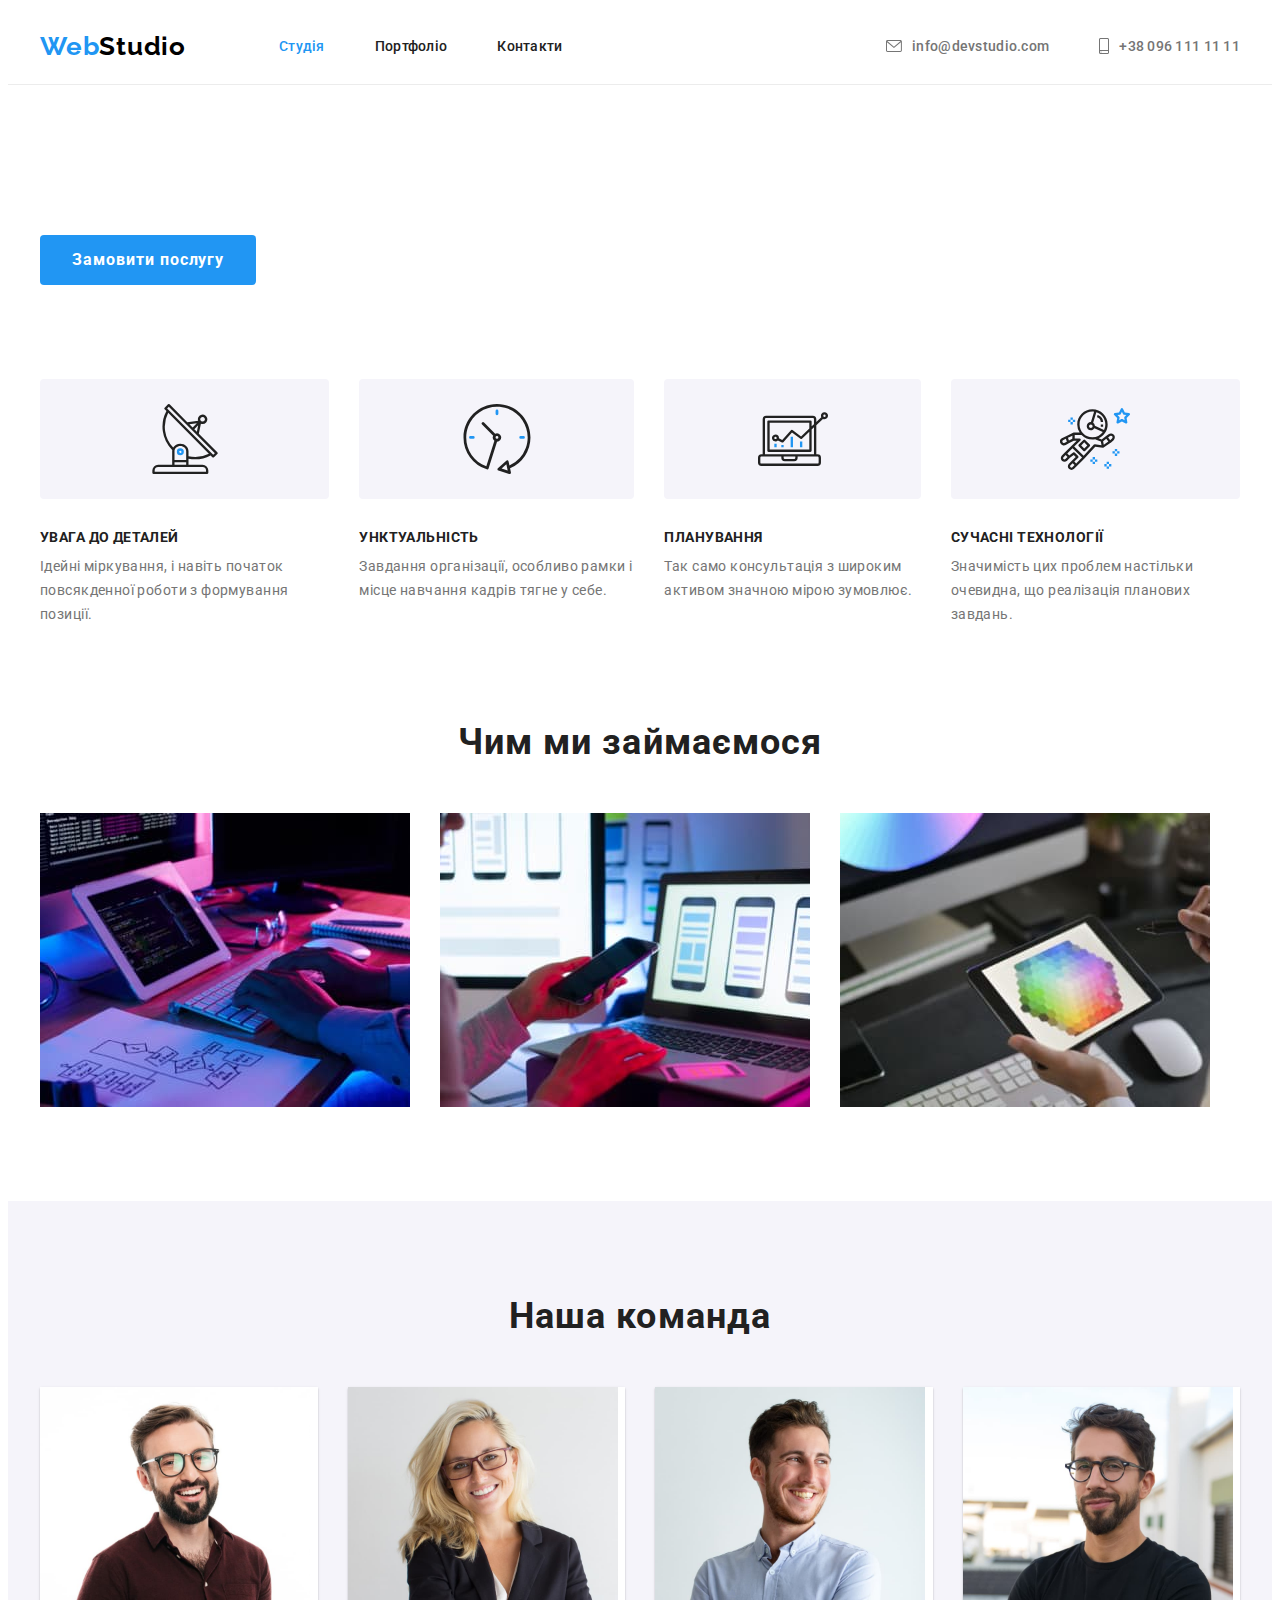
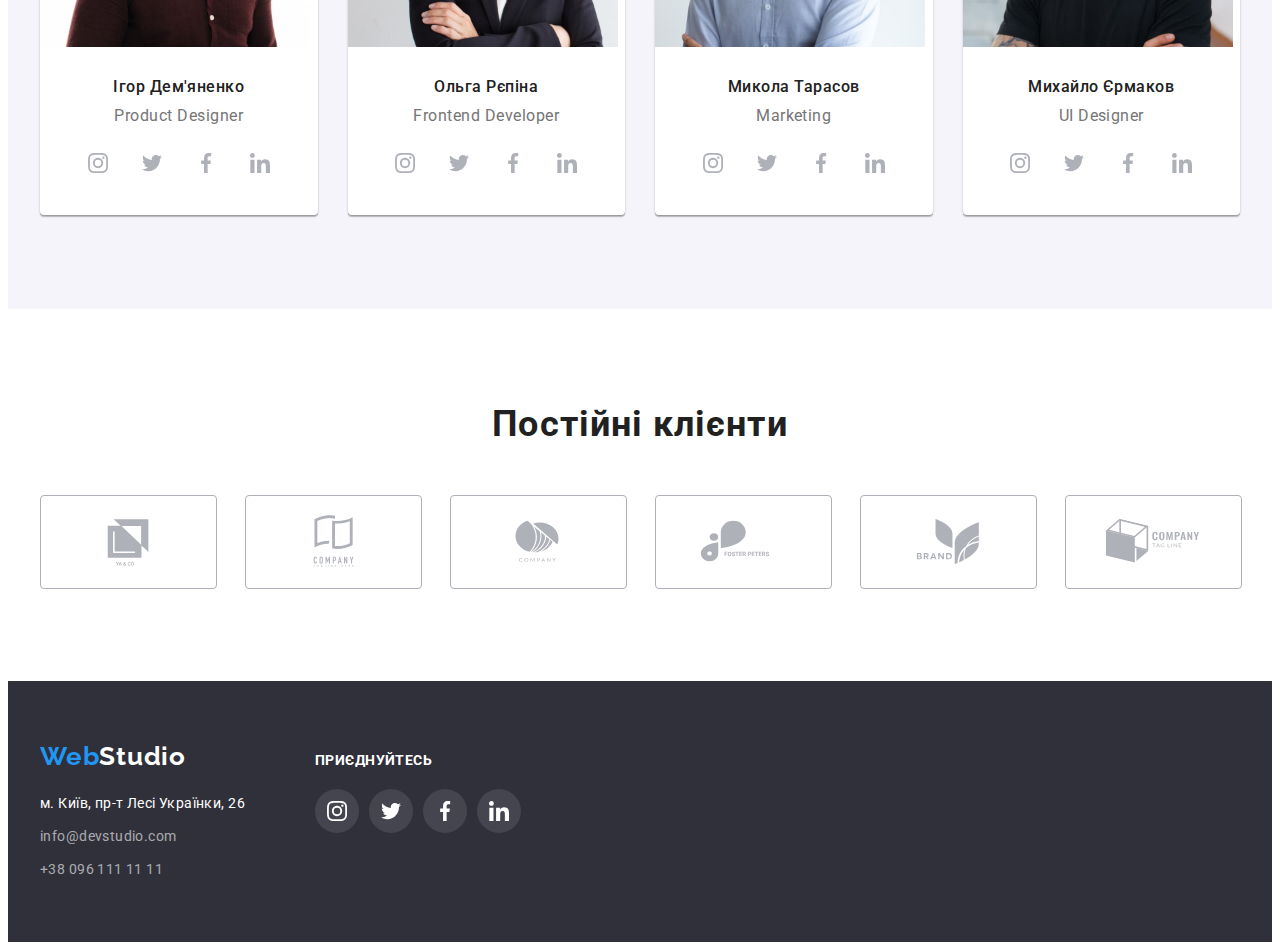
<file: index.html>
<!DOCTYPE html>
<html lang="uk">

<head>
    <meta charset="UTF-8">
    <meta http-equiv="X-UA-Compatible" content="IE=edge">
    <meta name="viewport" content="width=device-width, initial-scale=1.0">
    <title>Головна</title>
    <link rel="preconnect" href="https://fonts.googleapis.com">
    <link rel="preconnect" href="https://fonts.gstatic.com" crossorigin>
    <link
        href="https://fonts.googleapis.com/css2?family=Raleway:wght@700&family=Roboto:wght@400;500;700;900&display=swap"
        rel="stylesheet">
    <link rel="stylesheet" href="https://cdnjs.cloudflare.com/ajax/libs/modern-normalize/1.1.0/modern-normalize.min.css"
        integrity="sha512-wpPYUAdjBVSE4KJnH1VR1HeZfpl1ub8YT/NKx4PuQ5NmX2tKuGu6U/JRp5y+Y8XG2tV+wKQpNHVUX03MfMFn9Q=="
        crossorigin="anonymous" referrerpolicy="no-referrer" /> 
    <link rel="stylesheet" href="./css/styles.css">
</head>

<body>
<!----------Header------------>
    <header class="header">
<div class="container header-container">
        <a href="#" class="logo"><span class="logo-blue">Web</span><span class="logo-black">Studio</span></a>
    <div class="nav">
        <nav>

            <ul class="header-nav">
                <li class="item"><a class="header-nav-link-current" href="#">Студія</a></li>
                <li class="item"><a class="header-nav-link" href="./portfolio.html">Портфоліо</a></li>
                <li class="item"><a class="header-nav-link" href="#">Контакти</a></li>
            </ul>
        </nav>

        <ul class="contacts">
            <li class="item"><a class="mail" href="mailto:info@devstudio.com">
                <svg class="contact-icon" width="16" height="12">
                    <use href="./images/icons.svg#icon-envelope"></use>
                </svg>
                info@devstudio.com</a></li>
            <li class="item"><a class="tel" href="tel:+380961111111">
                <svg class="contact-icon" width="10" height="16">
                    <use href="./images/icons.svg#icon-smartphone"></use>
                </svg>
                +38 096 111 11 11</a>
            </li>
        </ul>
    </div>
</div>

    </header>

    <main>
        <!--hero-->
        <section class="hero">
            <div class="container">
            
                <h1 class="hero-title">Ефективні рішення для вашого бізнесу</h1>
                <button type="button" class="hero-btn">Замовити послугу</button>
            
        </div>
        </section>
        <!--advantages-->
        <section class="advantages section">
            <div class="container">
            <h2 class="visually-hidden">Наші переваги</h2>
            <ul class="advantages-list">
                <li class="item">
                    <div class="advantages-icon">
                        <svg width="70" height="70">
                            <use href="./images/icons.svg#icon-antenna-1"></use>
                        </svg>
                    </div>
                    <h3 class="advan">УВАГА ДО ДЕТАЛЕЙ</h3>
                    <p class="advan-text">Ідейні міркування, і навіть початок повсякденної роботи з формування позиції.
                    </p>
                </li>

                <li class="item">
                    <div class="advantages-icon">
                        <svg width="70" height="70">
                            <use href="./images/icons.svg#icon-clock-1"></use>
                        </svg>
                    </div>
                    <h3 class="advan">УНКТУАЛЬНІСТЬ</h3>
                    <p class="advan-text">Завдання організації, особливо рамки і місце навчання кадрів тягне у себе.</p>
                </li>
                <li class="item">
                    <div class="advantages-icon">
                        <svg width="70" height="70">
                            <use href="./images/icons.svg#icon-diagram-1"></use>
                        </svg>
                    </div>
                    <h3 class="advan">ПЛАНУВАННЯ</h3>
                    <p class="advan-text">Так само консультація з широким активом значною мірою зумовлює.</p>
                </li>
                <li class="item">
                     <div class="advantages-icon">
                        <svg width="70" height="70">
                            <use href="./images/icons.svg#icon-astronaut-1"></use>
                        </svg>
                    </div>
                    <h3 class="advan">СУЧАСНІ ТЕХНОЛОГІЇ</h3>
                    <p class="advan-text">Значимість цих проблем настільки очевидна, що реалізація планових завдань.</p>
                </li>
            </ul>
            </div>
        </section>
        <!--performance-list-->
        <section class="performance section">
            <div class="container performance">
            <h2 class="section-header">Чим ми займаємося</h2>
            <ul class="performance-list">
                <li class="item"><img src="./images/service1.jpg" width="370" height="294" alt="photo1"></li>
                <li class="item"><img src="./images/service2.jpg" width="370" height="294" alt="photo2"></li>
                <li class="item"><img src="./images/service3.jpg" width="370" height="294" alt="photo3"></li>
            </ul>
            </div>
        </section>
        <!--team-->
        <section class="team section">
            <div class="container">
            <h2 class="section-header">Наша команда</h2>
            <ul class="team-list">
                <li class="item">
                    <img src="./images/Igor-demyanenko.jpg" width="270" height="260" alt="Ігор Дем'яненко">
                    <div class="item-info">
                    <h3 class="team-header">Ігор Дем'яненко</h3>
                    <p lang="en" class="position">Product Designer</p>
                    <ul class="team-soc-list">
                        <li class="team-soc-item">
                            <a class="team-soc-link" href="#" target="_blank" rel="noopener noreferrer">
                                <svg class="team-soc-icon" width="20" height="20">
                                    <use href="./images/icons.svg#icon-instagram-2-1"></use>
                                </svg>
                            </a>
                        </li>
                        <li class="team-soc-item">
                            <a class="team-soc-link" href="#" target="_blank" rel="noopener noreferrer">
                                <svg class="team-soc-icon" width="20" height="20">
                                    <use href="./images/icons.svg#icon-twitter-1"></use>
                                </svg>
                            </a>
                        </li>
                        <li class="team-soc-item">
                            <a class="team-soc-link" href="#" target="_blank" rel="noopener noreferrer">
                                <svg class="team-soc-icon" width="20" height="20">
                                    <use href="./images/icons.svg#icon-facebook-1"></use>
                                </svg>
                            </a>
                        </li>
                        <li class="team-soc-item">
                            <a class="team-soc-link" href="#" target="_blank" rel="noopener noreferrer">
                                <svg class="team-soc-icon" width="20" height="20">
                                    <use href="./images/icons.svg#icon-linkedin-1"></use>
                                </svg>
                            </a>
                        </li>
                    </ul>
                    </div>
                </li>
                <li class="item">
                    <img src="./images/Olga-repina.jpg" width="270" height="260" alt="Ольга Рєпіна">
                    <div class="item-info">
                    <h3 class="team-header">Ольга Рєпіна</h3>
                    <p lang="en" class="position">Frontend Developer</p>
                    <ul class="team-soc-list">
                        <li class="team-soc-item">
                            <a class="team-soc-link" href="#" target="_blank" rel="noopener noreferrer">
                                <svg class="team-soc-icon" width="20" height="20">
                                    <use href="./images/icons.svg#icon-instagram-2-1"></use>
                                </svg>
                            </a>
                        </li>
                        <li class="team-soc-item">
                            <a class="team-soc-link" href="#" target="_blank" rel="noopener noreferrer">
                                <svg class="team-soc-icon" width="20" height="20">
                                    <use href="./images/icons.svg#icon-twitter-1"></use>
                                </svg>
                            </a>
                        </li>
                        <li class="team-soc-item">
                            <a class="team-soc-link" href="#" target="_blank" rel="noopener noreferrer">
                                <svg class="team-soc-icon" width="20" height="20">
                                    <use href="./images/icons.svg#icon-facebook-1"></use>
                                </svg>
                            </a>
                        </li>
                        <li class="team-soc-item">
                            <a class="team-soc-link" href="#" target="_blank" rel="noopener noreferrer">
                                <svg class="team-soc-icon" width="20" height="20">
                                    <use href="./images/icons.svg#icon-linkedin-1"></use>
                                </svg>
                            </a>
                        </li>
                    </ul>
                    </div>
                </li>
                <li class="item">
                    <img src="./images/Mykola-tarasov.jpg" width="270" height="260" alt="Микола Тарасов">
                    <div class="item-info">
                    <h3 class="team-header">Микола Тарасов</h3>
                    <p lang="en" class="position">Marketing</p>
                                        <ul class="team-soc-list">
                        <li class="team-soc-item">
                            <a class="team-soc-link" href="#" target="_blank" rel="noopener noreferrer">
                                <svg class="team-soc-icon" width="20" height="20">
                                    <use href="./images/icons.svg#icon-instagram-2-1"></use>
                                </svg>
                            </a>
                        </li>
                        <li class="team-soc-item">
                            <a class="team-soc-link" href="#" target="_blank" rel="noopener noreferrer">
                                <svg class="team-soc-icon" width="20" height="20">
                                    <use href="./images/icons.svg#icon-twitter-1"></use>
                                </svg>
                            </a>
                        </li>
                        <li class="team-soc-item">
                            <a class="team-soc-link" href="#" target="_blank" rel="noopener noreferrer">
                                <svg class="team-soc-icon" width="20" height="20">
                                    <use href="./images/icons.svg#icon-facebook-1"></use>
                                </svg>
                            </a>
                        </li>
                        <li class="team-soc-item">
                            <a class="team-soc-link" href="#" target="_blank" rel="noopener noreferrer">
                                <svg class="team-soc-icon" width="20" height="20">
                                    <use href="./images/icons.svg#icon-linkedin-1"></use>
                                </svg>
                            </a>
                        </li>
                    </ul>
                    </div>
                </li>
                <li class="item">
                    <img src="./images/Mykhailo-yermakov.jpg" width="270" height="260" alt="Михайло Єрмаков">
                    <div class="item-info">
                    <h3 class="team-header">Михайло Єрмаков</h3>
                    <p lang="en" class="position">UI Designer</p>
                                        <ul class="team-soc-list">
                        <li class="team-soc-item">
                            <a class="team-soc-link" href="#" target="_blank" rel="noopener noreferrer">
                                <svg class="team-soc-icon" width="20" height="20">
                                    <use href="./images/icons.svg#icon-instagram-2-1"></use>
                                </svg>
                            </a>
                        </li>
                        <li class="team-soc-item">
                            <a class="team-soc-link" href="#" target="_blank" rel="noopener noreferrer">
                                <svg class="team-soc-icon" width="20" height="20">
                                    <use href="./images/icons.svg#icon-twitter-1"></use>
                                </svg>
                            </a>
                        </li>
                        <li class="team-soc-item">
                            <a class="team-soc-link" href="#" target="_blank" rel="noopener noreferrer">
                                <svg class="team-soc-icon" width="20" height="20">
                                    <use href="./images/icons.svg#icon-facebook-1"></use>
                                </svg>
                            </a>
                        </li>
                        <li class="team-soc-item">
                            <a class="team-soc-link" href="#" target="_blank" rel="noopener noreferrer">
                                <svg class="team-soc-icon" width="20" height="20">
                                    <use href="./images/icons.svg#icon-linkedin-1"></use>
                                </svg>
                            </a>
                        </li>
                    </ul>
                    </div>
                </li>
            </ul>
            </div>
        </section>
        <!---------Our clients----------->
        <section class="section">
            <div class="container">
                <h2 class="section-header">Постійні клієнти</h2>
                <ul class="clients-list">
                    <li class="clients-item">
                        <a class="clients-link" href="#" target="_blank" rel="noopener noreferrer">
                            <svg class="clients-icon" width="106" height="60">
                                <use href="./images/icons.svg#icon-Logo-1"></use>
                            </svg>
                        </a>
                    </li>
                    <li class="clients-item">
                        <a class="clients-link" href="#" target="_blank" rel="noopener noreferrer">
                            <svg class="clients-icon" width="106" height="60">
                                <use href="./images/icons.svg#icon-Logo-2"></use>
                            </svg>
                        </a>
                    </li>
                    <li class="clients-item">
                        <a class="clients-link" href="#" target="_blank" rel="noopener noreferrer">
                            <svg class="clients-icon" width="106" height="60">
                                <use href="./images/icons.svg#icon-Logo-3"></use>
                            </svg>
                        </a>
                    </li>
                    <li class="clients-item">
                        <a class="clients-link" href="#" target="_blank" rel="noopener noreferrer">
                            <svg class="clients-icon" width="106" height="60">
                                <use href="./images/icons.svg#icon-Logo-4"></use>
                            </svg>
                        </a>
                    </li>
                    <li class="clients-item">
                        <a class="clients-link" href="#" target="_blank" rel="noopener noreferrer">
                            <svg class="clients-icon" width="106" height="60">
                                <use href="./images/icons.svg#icon-Logo-5"></use>
                            </svg>
                        </a>
                    </li>
                    <li class="clients-item">
                        <a class="clients-link" href="#" target="_blank" rel="noopener noreferrer">
                            <svg class="clients-icon" width="106" height="60">
                                <use href="./images/icons.svg#icon-Logo-6"></use>
                            </svg>
                        </a>
                    </li>
                </ul>
            </div>
        </section>
    </main>
    <!---------------footer----------->
    <footer class="footer">
        <div class="container container-footer">
        <div> 
        <a href="#" class="logo-footer"><span class="logo-blue-footer">Web</span><span
                class="logo-wight-footer">Studio</span></a>
        <address>
            <ul class="address">
                <li class="item">
                    <a class="address-location" href="https://goo.gl/maps/wGd2Fuz9K7xM8TBw6" target="_blank"
                        rel="noopener noreferrer">м. Київ, пр-т Лесі Українки, 26</a>
                </li>
                <li class="item"><a class="address-mail" href="mailto:info@devstudio.com">info@devstudio.com</a></li>
                <li class="item"><a class="address-tel" href="tel:+380961111111">+38 096 111 11 11</a></li>
            </ul>
        </address>
        </div>
        <div class="contact-us-block">
            <span class="contact-us-text">приєднуйтесь</span>
            <ul class="contact-us-list">
                <li class="contact-us-item">
                    <a class="contact-us-link" href="#" target="_blank" rel="noopener noreferrer">
                        <svg class="contact-us-icon" width="20" height="20">
                            <use href="./images/icons.svg#icon-instagram-2-1"></use>
                        </svg>
                    </a>
                </li>
                <li class="contact-us-item">
                    <a class="contact-us-link" href="#" target="_blank" rel="noopener noreferrer">
                        <svg class="contact-us-icon" width="20" height="20">
                            <use href="./images/icons.svg#icon-twitter-1"></use>
                        </svg>
                    </a>
                </li>
                <li class="contact-us-item">
                    <a class="contact-us-link" href="#" target="_blank" rel="noopener noreferrer">
                        <svg class="contact-us-icon" width="20" height="20">
                            <use href="./images/icons.svg#icon-facebook-1"></use>
                        </svg>
                    </a>
                </li>
                <li class="contact-us-item">
                    <a class="contact-us-link" href="#" target="_blank" rel="noopener noreferrer">
                        <svg class="contact-us-icon" width="20" height="20">
                            <use href="./images/icons.svg#icon-linkedin-1"></use>
                        </svg>
                    </a>
                </li>
                </ul>
        </div>
        </div>
    </footer>
</body>

</html>
</file>
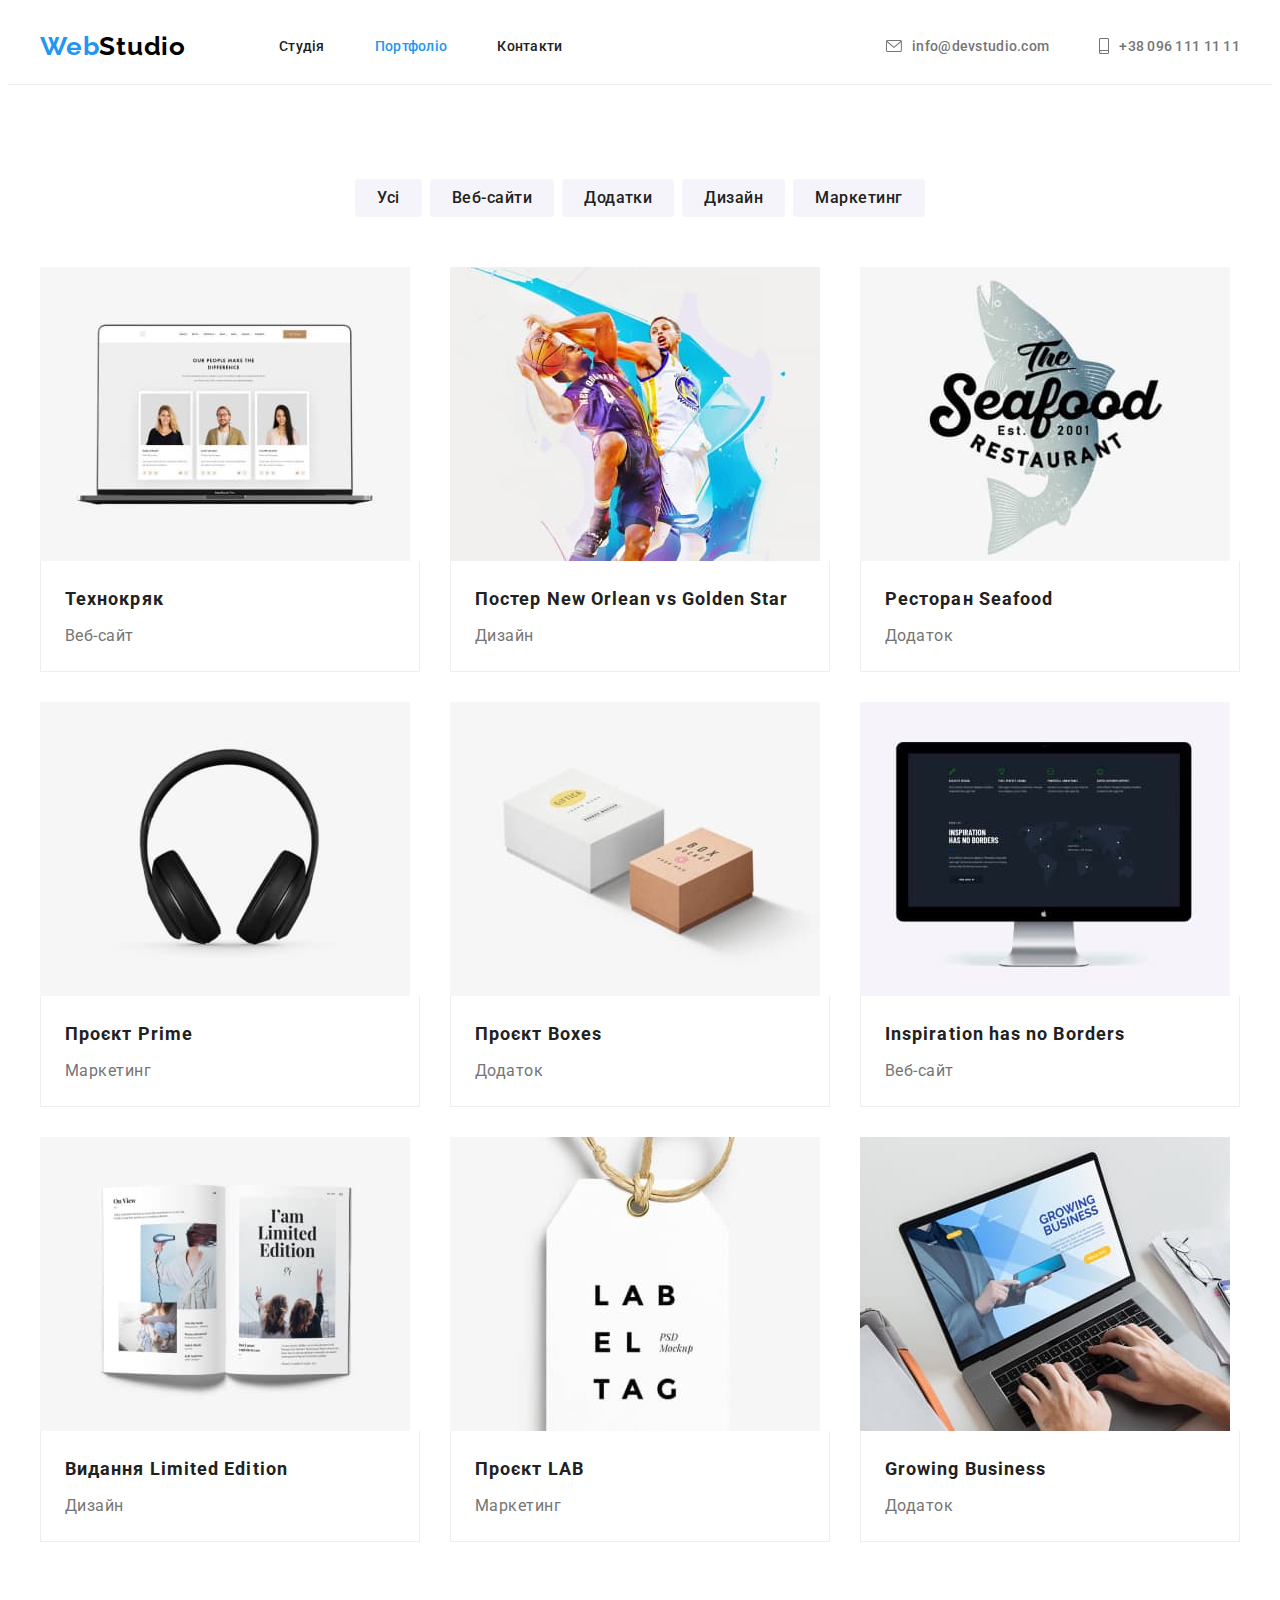
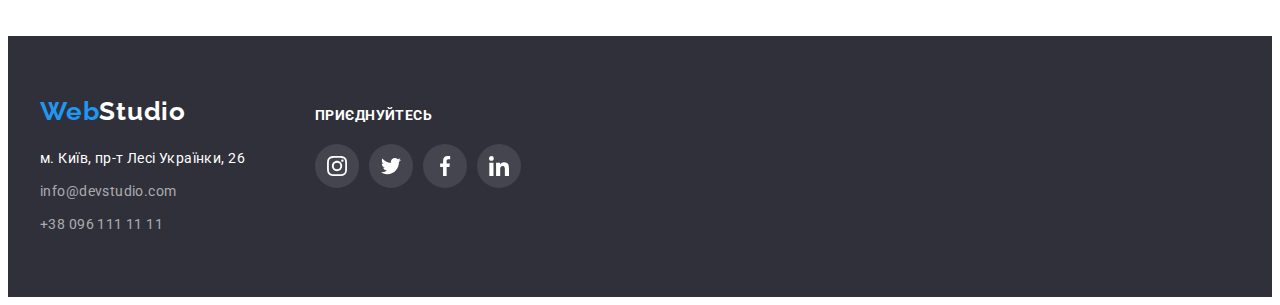
<file: portfolio.html>
<!DOCTYPE html>
<html lang="uk">
<head>
    <meta charset="UTF-8">
    <meta http-equiv="X-UA-Compatible" content="IE=edge">
    <meta name="viewport" content="width=device-width, initial-scale=1.0">
    <title>Портфоліо</title>
    <link rel="preconnect" href="https://fonts.googleapis.com">
    <link rel="preconnect" href="https://fonts.gstatic.com" crossorigin>
    <link href="https://fonts.googleapis.com/css2?family=Raleway:wght@700&family=Roboto:wght@400;500;700;900&display=swap"
        rel="stylesheet">
    <link rel="stylesheet" href="https://cdnjs.cloudflare.com/ajax/libs/modern-normalize/1.1.0/modern-normalize.min.css"
        integrity="sha512-wpPYUAdjBVSE4KJnH1VR1HeZfpl1ub8YT/NKx4PuQ5NmX2tKuGu6U/JRp5y+Y8XG2tV+wKQpNHVUX03MfMFn9Q=="
        crossorigin="anonymous" referrerpolicy="no-referrer" />
    <link rel="stylesheet" href="./css/styles.css">
</head>
<body>
<!----------Header------------>
<header class="header">
    <div class="container header-container">
        <a href="#" class="logo"><span class="logo-blue">Web</span><span class="logo-black">Studio</span></a>
        <div class="nav">
            <nav>

                <ul class="header-nav">
                    <li class="item"><a class="header-nav-link" href="./index.html">Студія</a></li>
                    <li class="item"><a class="header-nav-link-current" href="#">Портфоліо</a></li>
                    <li class="item"><a class="header-nav-link" href="#">Контакти</a></li>
                </ul>
            </nav>

            <ul class="contacts">
                <li class="item"><a class="mail" href="mailto:info@devstudio.com">
                        <svg class="contact-icon" width="16" height="12">
                            <use href="./images/icons.svg#icon-envelope"></use>
                        </svg>
                        info@devstudio.com</a></li>
                <li class="item"><a class="tel" href="tel:+380961111111">
                        <svg class="contact-icon" width="10" height="16">
                            <use href="./images/icons.svg#icon-smartphone"></use>
                        </svg>
                        +38 096 111 11 11</a>
                </li>
            </ul>
        </div>
    </div>

</header>
    
    <main>
        <section class="section">
            <div class="container">
        <h1 class="visually-hidden">Наше портфоліо</h1>
        


        <ul class="portfolio-btn">
            <li class="item">
                <button type="button" class="portfolio-list-btn">Усі</button>
            </li>
            <li class="item">
                <button type="button" class="portfolio-list-btn">Веб-сайти</button>
            </li>
            <li class="item">
                <button type="button" class="portfolio-list-btn">Додатки</button>
            </li>
            <li class="item">
                <button type="button" class="portfolio-list-btn">Дизайн</button>
            </li>
            <li class="item">
                <button type="button" class="portfolio-list-btn">Маркетинг</button>
            </li>
        </ul>

        <ul class="gallery-list">
            <li class="item">
                <a class="gallery-link" href="#">
                <img src="./images/Portfolio/tekhnokriak.jpg" width="370" height="294" alt="photo">
                <div class="card">
                <h2 class="portfolio-subtitle">Технокряк</h2>
                <p class="portfolio-text">Веб-сайт</p>
                </div>
                </a>
            </li>
            <li class="item">
                <a class="gallery-link" href="#">
                <img src="./images/Portfolio/neworlean.jpg" width="370" height="294" alt="photo">
                <div class="card">
                <h2 class="portfolio-subtitle">Постер New Orlean vs Golden Star</h2>
                <p class="portfolio-text">Дизайн</p>
                </div>
                </a>
            </li>
            <li class="item">
                <a class="gallery-link" href="#">
                <img src="./images/Portfolio/seafoodrestourant.jpg" width="370" height="294" alt="photo">
                <div class="card">
                <h2 class="portfolio-subtitle">Ресторан Seafood</h2>
                <p class="portfolio-text">Додаток</p>
                </div>
                </a>
            </li>
            <li class="item">
                <a class="gallery-link" href="#">
                <img src="./images/Portfolio/prime.jpg" width="370" height="294" alt="photo">
                <div class="card">
                <h2 class="portfolio-subtitle">Проєкт Prime</h2>
                <p class="portfolio-text">Маркетинг</p>
                </div>
                </a>
            </li>
            <li class="item">
                <a class="gallery-link" href="#">
                <img src="./images/Portfolio/boxes.jpg" width="370" height="294" alt="photo">
                <div class="card">
                <h2 class="portfolio-subtitle">Проєкт Boxes</h2>
                <p class="portfolio-text">Додаток</p>
                </div>
                </a>
            </li>
            <li class="item">
                <a class="gallery-link" href="#">
                <img src="./images/Portfolio/inspiration.jpg" width="370" height="294" alt="photo">
                <div class="card">
                <h2 class="portfolio-subtitle">Inspiration has no Borders</h2>
                <p class="portfolio-text">Веб-сайт</p>
                </div>
                </a>
            </li>
            <li class="item">
                <a class="gallery-link" href="#">
                <img src="./images/Portfolio/limitededition.jpg" width="370" height="294" alt="photo">
                <div class="card">
                <h2 class="portfolio-subtitle">Видання Limited Edition</h2>
                <p class="portfolio-text">Дизайн</p>
                </div>
                </a>
            </li>
            <li class="item">
                <a class="gallery-link" href="#">
                <img src="./images/Portfolio/lab.jpg" width="370" height="294" alt="photo">
                <div class="card">
                <h2 class="portfolio-subtitle">Проєкт LAB</h2>
                <p class="portfolio-text">Маркетинг</p>
                </div>
                </a>
            </li>
            <li class="item">
                <a class="gallery-link" href="#">
                <img src="./images/Portfolio/growingbussiness.jpg" width="370" height="294" alt="photo">
                <div class="card">
                <h2 class="portfolio-subtitle">Growing Business</h2>
                <p class="portfolio-text">Додаток</p>
                </div>
                </a>
            </li>
        </ul>
        </div>
        </section>

        </main>
        <!---------------footer----------->
        <footer class="footer">
            <div class="container container-footer">
                <div>
                    <a href="#" class="logo-footer"><span class="logo-blue-footer">Web</span><span
                            class="logo-wight-footer">Studio</span></a>
                    <address>
                        <ul class="address">
                            <li class="item">
                                <a class="address-location" href="https://goo.gl/maps/wGd2Fuz9K7xM8TBw6" target="_blank"
                                    rel="noopener noreferrer">м. Київ, пр-т Лесі Українки, 26</a>
                            </li>
                            <li class="item"><a class="address-mail" href="mailto:info@devstudio.com">info@devstudio.com</a>
                            </li>
                            <li class="item"><a class="address-tel" href="tel:+380961111111">+38 096 111 11 11</a></li>
                        </ul>
                    </address>
                </div>
                <div class="contact-us-block">
                    <span class="contact-us-text">приєднуйтесь</span>
                    <ul class="contact-us-list">
                        <li class="contact-us-item">
                            <a class="contact-us-link" href="#" target="_blank" rel="noopener noreferrer">
                                <svg class="contact-us-icon" width="20" height="20">
                                    <use href="./images/icons.svg#icon-instagram-2-1"></use>
                                </svg>
                            </a>
                        </li>
                        <li class="contact-us-item">
                            <a class="contact-us-link" href="#" target="_blank" rel="noopener noreferrer">
                                <svg class="contact-us-icon" width="20" height="20">
                                    <use href="./images/icons.svg#icon-twitter-1"></use>
                                </svg>
                            </a>
                        </li>
                        <li class="contact-us-item">
                            <a class="contact-us-link" href="#" target="_blank" rel="noopener noreferrer">
                                <svg class="contact-us-icon" width="20" height="20">
                                    <use href="./images/icons.svg#icon-facebook-1"></use>
                                </svg>
                            </a>
                        </li>
                        <li class="contact-us-item">
                            <a class="contact-us-link" href="#" target="_blank" rel="noopener noreferrer">
                                <svg class="contact-us-icon" width="20" height="20">
                                    <use href="./images/icons.svg#icon-linkedin-1"></use>
                                </svg>
                            </a>
                        </li>
                    </ul>
                </div>
            </div>
        </footer>
</body>
</html>
</file>
<file: css/styles.css>
:root{
    --selection-color:#2196F3;
    --background-color:#2F303A;
    --color-black:#212121;
    --color-grey:#757575;
    --color-wight: #FFFFFF;
    --background-grey: #F5F4FA;
    --footer-rgba: rgba(255, 255, 255, 0.6);
    --active-button:#188CE8;
    --border-line:#ECECEC;
    --portfolio-border: #EEEEEE;
    --gradient: linear-gradient(rgba(47, 48, 58, 0.4), rgba(47, 48, 58, 0.4));
    --clients-grey: #AFB1B8;
}

h1,
h2,
h3,
h4,
h5,
h6,
p {
    margin: 0;
}

ul {
    list-style: none;
    margin: 0;
    padding: 0;
}

button {
    cursor: pointer;
}


img {
    display: block;
    max-width: 100%; 
    height: auto;
}

body{
    font-family: "Roboto", sans-serif;
   
}

a {
    text-decoration: none;
}

.container {
    width: 1200px;
    padding-left: 15px;
    padding-right: 15px;
    margin: 0 auto;  
}

.section {
    padding-top: 94px;
    padding-bottom: 94px;
}
/* .color {
    background-color: tomato;
} */
/*--------HEADER---------------*/

.header {
    border-bottom: 1px solid var(--border-line);
}
.logo {
    margin-right: 93px;
}
.header-container {
    display: flex;
    align-items: center;
padding-top: 0;
padding-bottom: 0;
}

.logo-blue, .logo-black {
    font-family: 'Raleway';
    font-weight: 700;
    font-size: 26px;
    line-height: 1.1923;
    letter-spacing: 0.03em;
}

.logo-blue {
color: var(--selection-color);
}
.logo-black{
    color: #000000;
}

.logo-black:hover, .logo-black:focus,
.logo-blue:hover, .logo-blue:focus {
    color: var(--selection-color);
}

.nav {
    display: flex;
    width: 100%;
}
.header-nav .item:not(:last-child) {
margin-right: 50px;
}

.header-nav, .contacts{
    padding-top: 30px;
    padding-bottom: 30px;
}
.contacts .item:not(:last-child) {
    margin-right: 50px;
}
.contacts {
    margin-left: auto;
    
}
.header-nav, .contacts {
    display: flex;
    font-weight: 500;
        font-size: 14px;
        line-height: 1.1429;
        letter-spacing: 0.02em;
}

.header-nav-link 
{ 
    color: var(--color-black);
}

.mail, .tel {
display: flex;
align-items: center;
color: var(--color-grey);
}

.header-nav-link:hover,
.header-nav-link:focus,
.mail:hover,
.mail:focus,
.tel:hover,
.tel:focus,
.header-nav-link-current
{
    color: var(--selection-color);
}

.contact-icon {
    margin-right: 10px;
    fill: currentColor;
    /* fill: var(--color-grey); */
}
-------hero-----------*/
.hero {
    background-color: var(--background-color);
    text-align: center;
    padding-bottom: 200px;
    padding-top: 200px;
max-width: 1600px;
margin-left: auto;
margin-right: auto;
background-image: var(--gradient), url(../images/hero.jpg);
background-repeat: no-repeat;
background-size: cover;
background-position: center;
}

.hero-title {

margin-bottom: 30px;
margin-left: 252px;
margin-right: 252px;


font-weight: 900;
font-size: 44px;
line-height: 1.3636;
text-align: center;
letter-spacing: 0.06em;
text-transform: uppercase;
color: var(--color-wight);
}

.hero-btn {
    display: inline-block;
    min-width: 216px;
    /* height: 50px;
    left: 692px;
    top: 430px; */
    border-radius: 4px;
    padding: 10px 32px;
    text-align: center;
    border: 0;
 

    font-family: inherit;
        font-weight: 700;
        font-size: 16px;
        line-height: 1.875;
        /* display: flex;
        align-items: center;
        text-align: center; */
        letter-spacing: 0.06em;
    background-color: var(--selection-color);
        color: var(--color-wight);
    cursor: pointer;
}
.hero-btn:hover, .hero-btn:focus, .hero-btn:active {
    background-color: var(--active-button);
}

/*----------advantages--------*/
/* .hide {
    border: 0;
    clip: rect(1px, 1px, 1px, 1px);
    -webkit-clip-path: inset(50%);
    clip-path: inset(50%);
    height: 1px;
    margin: -1px;
    overflow: hidden;
    padding: 0;
    position: absolute;
    width: 1px;
    word-wrap: normal !important;
} */

.visually-hidden {
    position: absolute;
    width: 1px;
    height: 1px;
    margin: -1px;
    border: 0;
    padding: 0;
    white-space: nowrap;
    clip-path: inset(100%);
    clip: rect(0 0 0 0);
    overflow: hidden;
}
.advantages-list {
    display: flex;
    gap: 30px;
}

.advantages-list .item {
    width: calc((100%-90px)/4);
}
  
/* .advantages-list .item:not(:last-child) {
    margin-right: 30px;
} */

.advantages-icon {
    display: flex;
    align-items: center;
    justify-content: center;
    height: 120px;
    background-color: var(--background-grey);
border-radius: 4px;
margin-bottom: 30px;
}

.advan {
margin-bottom: 10px;
font-weight: 700;
font-size: 14px;
line-height: 1.1429;
letter-spacing: 0.03em;
text-transform: uppercase;
color: var(--color-black);
}
.advan-text {
    
        font-size: 14px;
        line-height: 1.7142;
        letter-spacing: 0.03em;
        color: var(--color-grey);
}
/*----------performance-list------------*/
.performance {
    padding-top: 0;
}

.section-header {
    margin-bottom: 50px;

    font-weight: 700;
    font-size: 36px;
    line-height: 1.1667;
    text-align: center;
    letter-spacing: 0.03em;
    color: var(--color-black);
}
.performance-list {
    display: flex;
    gap: 30px;
}
/* .performance-list .item:not(:last-child) {
    margin-right: 30px;
} */
/*-----------------team---------------*/
.team {
    background: var(--background-grey);
}
.team-list {
    display: flex;
    gap: 30px;

}
/* .team-list .item:not(:last-child) {
margin-right: 30px;
} */
.team-list .item {
    box-shadow: 0px 1px 3px rgba(0, 0, 0, 0.12), 0px 1px 1px rgba(0, 0, 0, 0.14), 0px 2px 1px rgba(0, 0, 0, 0.2);
    border-radius: 0px 0px 4px 4px;
    background-color: var(--color-wight);
    width: calc((100% - 90px)/4);
}
.team-header { 
    margin-bottom: 10px;    
    font-weight: 500;
    font-size: 16px;
    line-height: 1.1875;
    text-align: center;
    letter-spacing: 0.03em;
    color: var(--color-black);
}

.position {
        font-size: 16px;
        line-height: 1.1875;
        text-align: center;
        letter-spacing: 0.03em;
        color: var(--color-grey);
}

.item-info {
    padding-top: 30px;
    padding-bottom: 30px;
}

.team-soc-item {
width: 44px;
height: 44px;
}
.team-soc-link {
    width: 100%;
    height: 100%;
    border-radius: 50%;
    display: block;
    display: flex;
    align-items: center;
    justify-content: center;
    color: var(--clients-grey);
}

.team-soc-list {
    display: flex;
    justify-content: center;
    gap: 10px;
    margin-top: 16px;
}

.team-soc-link:hover, .team-soc-link:focus {
    color: var(--color-wight);
    background-color: var(--selection-color);
}

.team-soc-icon {
    fill: currentColor;
}

/* ----------Clients---------- */
.clients-item {
width: calc((100% - 150px)/6);
height: 92px;
}

.clients-list {
    display: flex;
    justify-content: center;
    align-items: center;
    gap: 30px;
}

.clients-link {
display: flex;
align-items: center;
justify-content: center;
width: 100%;
height: 100%;
border: 1px solid var(--clients-grey);
color: var(--clients-grey);
border-radius: 4px;
}

.clients-link:hover,
.clients-link:focus {
    border-color: var(--selection-color);
    color: var(--selection-color);
}
.clients-icon {
fill: currentColor;
}

/*-------footer-------*/
.footer {
background-color: var(--background-color);
padding-top: 60px;
padding-bottom: 60px;
}
 
.container-footer {
    display: flex;
    align-items: baseline;
}

.logo-footer {
    display: inline-block;
margin-bottom: 20px;

font-family: 'Raleway';
    font-weight: 700;
    font-size: 26px;
    line-height: 1.1923;
    letter-spacing: 0.03em;
}

.logo-blue-footer{
    color: var(--selection-color);
}

.logo-wight-footer {
color: var(--color-wight);
}

.address {
    font-size: 14px;
    line-height: 1.7142;
    letter-spacing: 0.03em;
    font-style: normal;
}

.address .item:not(:last-child) {
    margin-bottom: 9px;
}

.address-location {
color: var(--color-wight);
}        
 .address-mail, .address-tel {
color: var(--footer-rgba);
 }
                
.address-location:hover, .address-location:focus,
.address-mail:hover, .address-mail:focus,
.address-tel:hover, .address-tel:focus {
color: var(--selection-color);
}

.contact-us-block {
margin-left: 70px;
color: var(--color-wight);
}

.contact-us-text {
/* margin-bottom: 20px; */
font-weight: 700;
font-size: 14px;
line-height: calc(16/14);
letter-spacing: 0.03em;
text-transform: uppercase;
/* color: var(--color-wight); */
}

.contact-us-list {
    display: flex;
    justify-content: center;
    align-items: center;
    gap: 10px;
    margin-top: 20px;
}

.contact-us-item {
    width: 44px;
    height: 44px;
}

.contact-us-link {
    width: 100%;
    height: 100%;
    border-radius: 50%;
    display: block;
    display: flex;
    align-items: center;
    justify-content: center;
    background-color: rgba(255, 255, 255, 0.1);
    color: var(--color-wight);
}
.contact-us-icon {
    fill: currentColor;
}

.contact-us-link:hover,
.contact-us-link:focus
{
background-color: var(--selection-color);
}


/*--------Portfolio-----*/

.portfolio-list-btn {
padding: 6px 22px;
border-radius: 4px;
border: transparent;

    font-family: inherit;
font-weight: 500;
    font-size: 16px;
    line-height: 1.625;
    text-align: center;
    letter-spacing: 0.03em;
color: var(--color-black);
background: var(--background-grey);
cursor: pointer;
}


.portfolio-list-btn:hover, .portfolio-list-btn:focus {
    color: var(--color-wight);
    background-color: var(--selection-color);
    box-shadow: 0px 3px 1px rgba(0, 0, 0, 0.1), 0px 1px 2px rgba(0, 0, 0, 0.08), 0px 2px 2px rgba(0, 0, 0, 0.12);
    border-radius: 4px;
}


.portfolio-subtitle {

margin-bottom: 4px;
    font-weight: 700;
    font-size: 18px;
    line-height: 2.0;
    letter-spacing: 0.06em;
    color: var(--color-black);
    
}
.portfolio-text {
 
    font-size: 16px;
    line-height: 1.875;
    letter-spacing: 0.03em;
    color: var(--color-grey);
    
}

.portfolio-btn {
    display: flex;
   justify-content: center;
    margin-bottom: 50px;
    gap: 8px;
}

/* .portfolio-btn .item:not(:last-child) {
    margin-right: 8px;
} */

.gallery-list {
    display: flex;
    flex-wrap: wrap;
    gap: 30px;
}

.gallery-list .item {
    width: calc((100% - 60px)/3);
    /* margin-right: 30px;
    
    margin-bottom: 30px; */

}
.gallery-link {
    display: block;
}

.gallery-link:hover,
.gallery-link:focus
{
box-shadow: 0px 1px 1px rgba(0, 0, 0, 0.12),
    0px 4px 4px rgba(0, 0, 0, 0.06),
    1px 4px 6px rgba(0, 0, 0, 0.16);
}

.card {
padding: 20px 24px;
border-bottom: 1px solid var(--portfolio-border);
border-left: 1px solid var(--portfolio-border);
border-right: 1px solid var(--portfolio-border);
}
</file>
